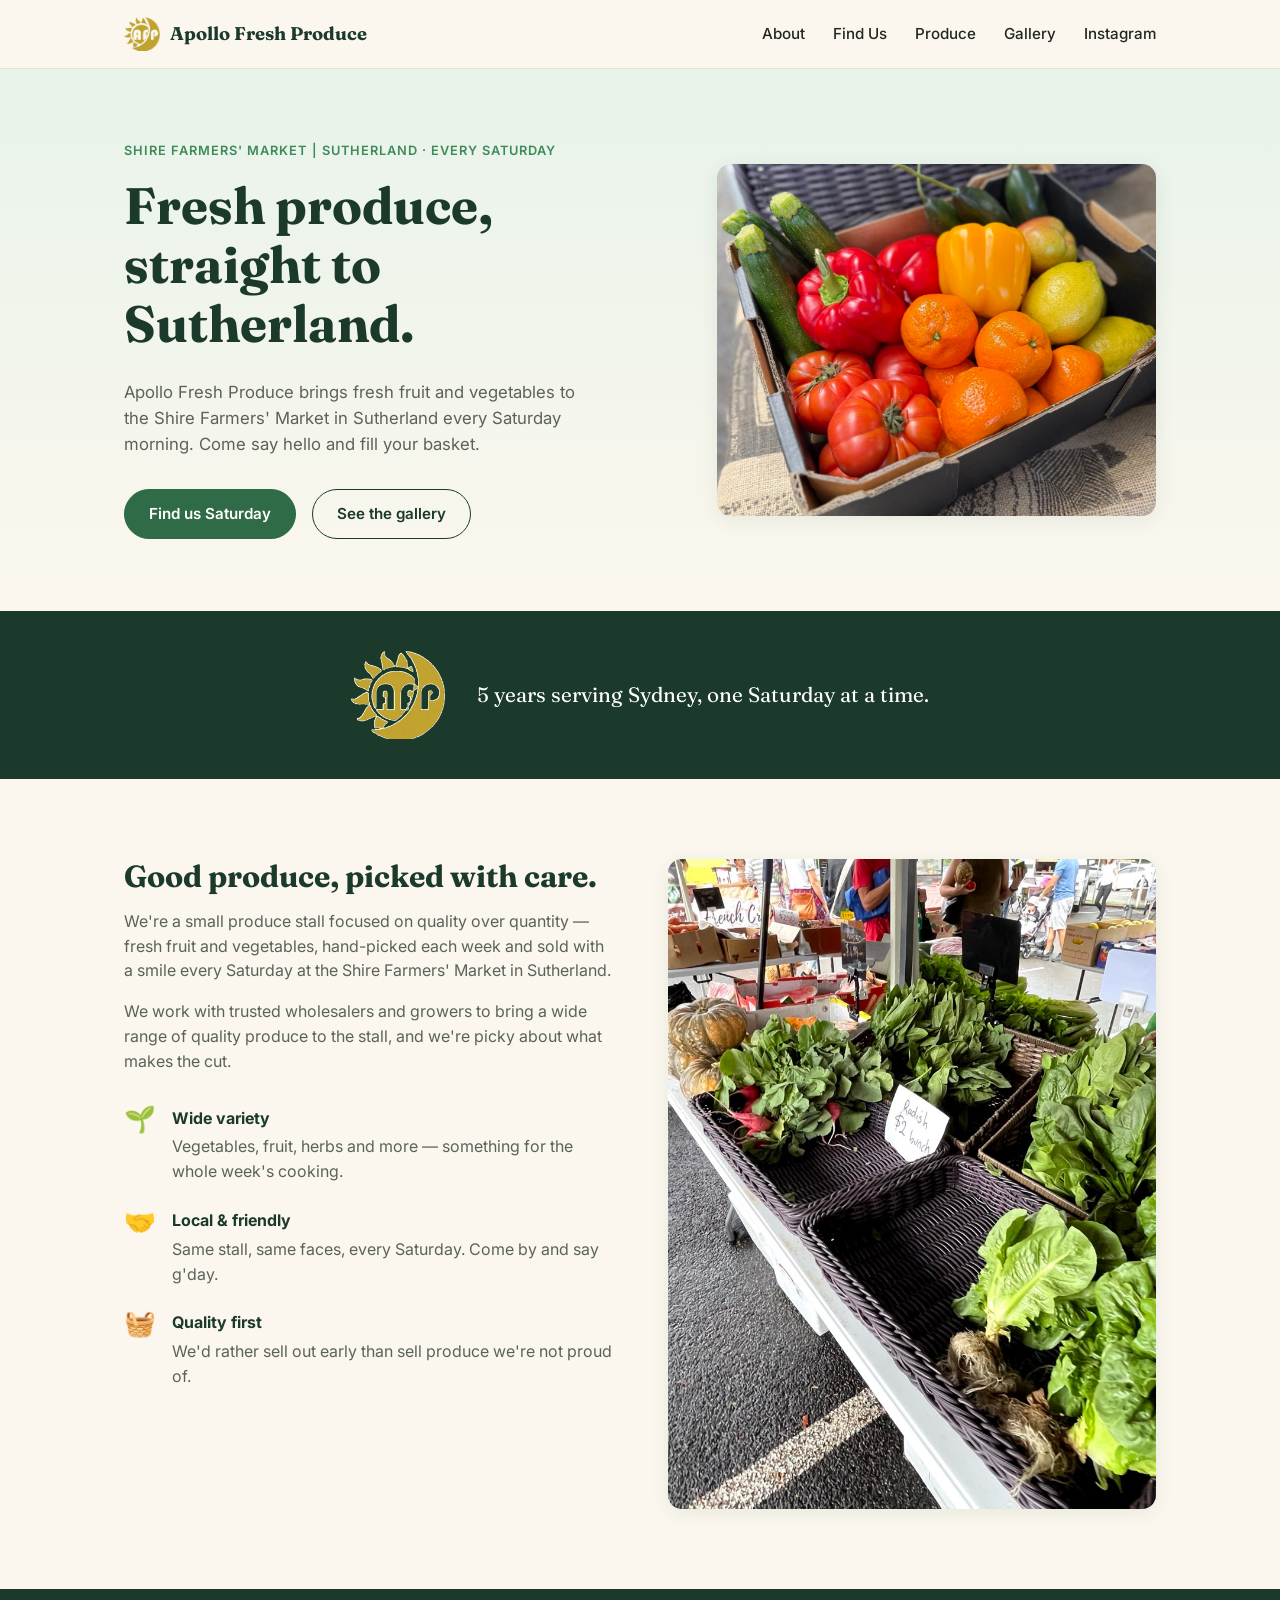
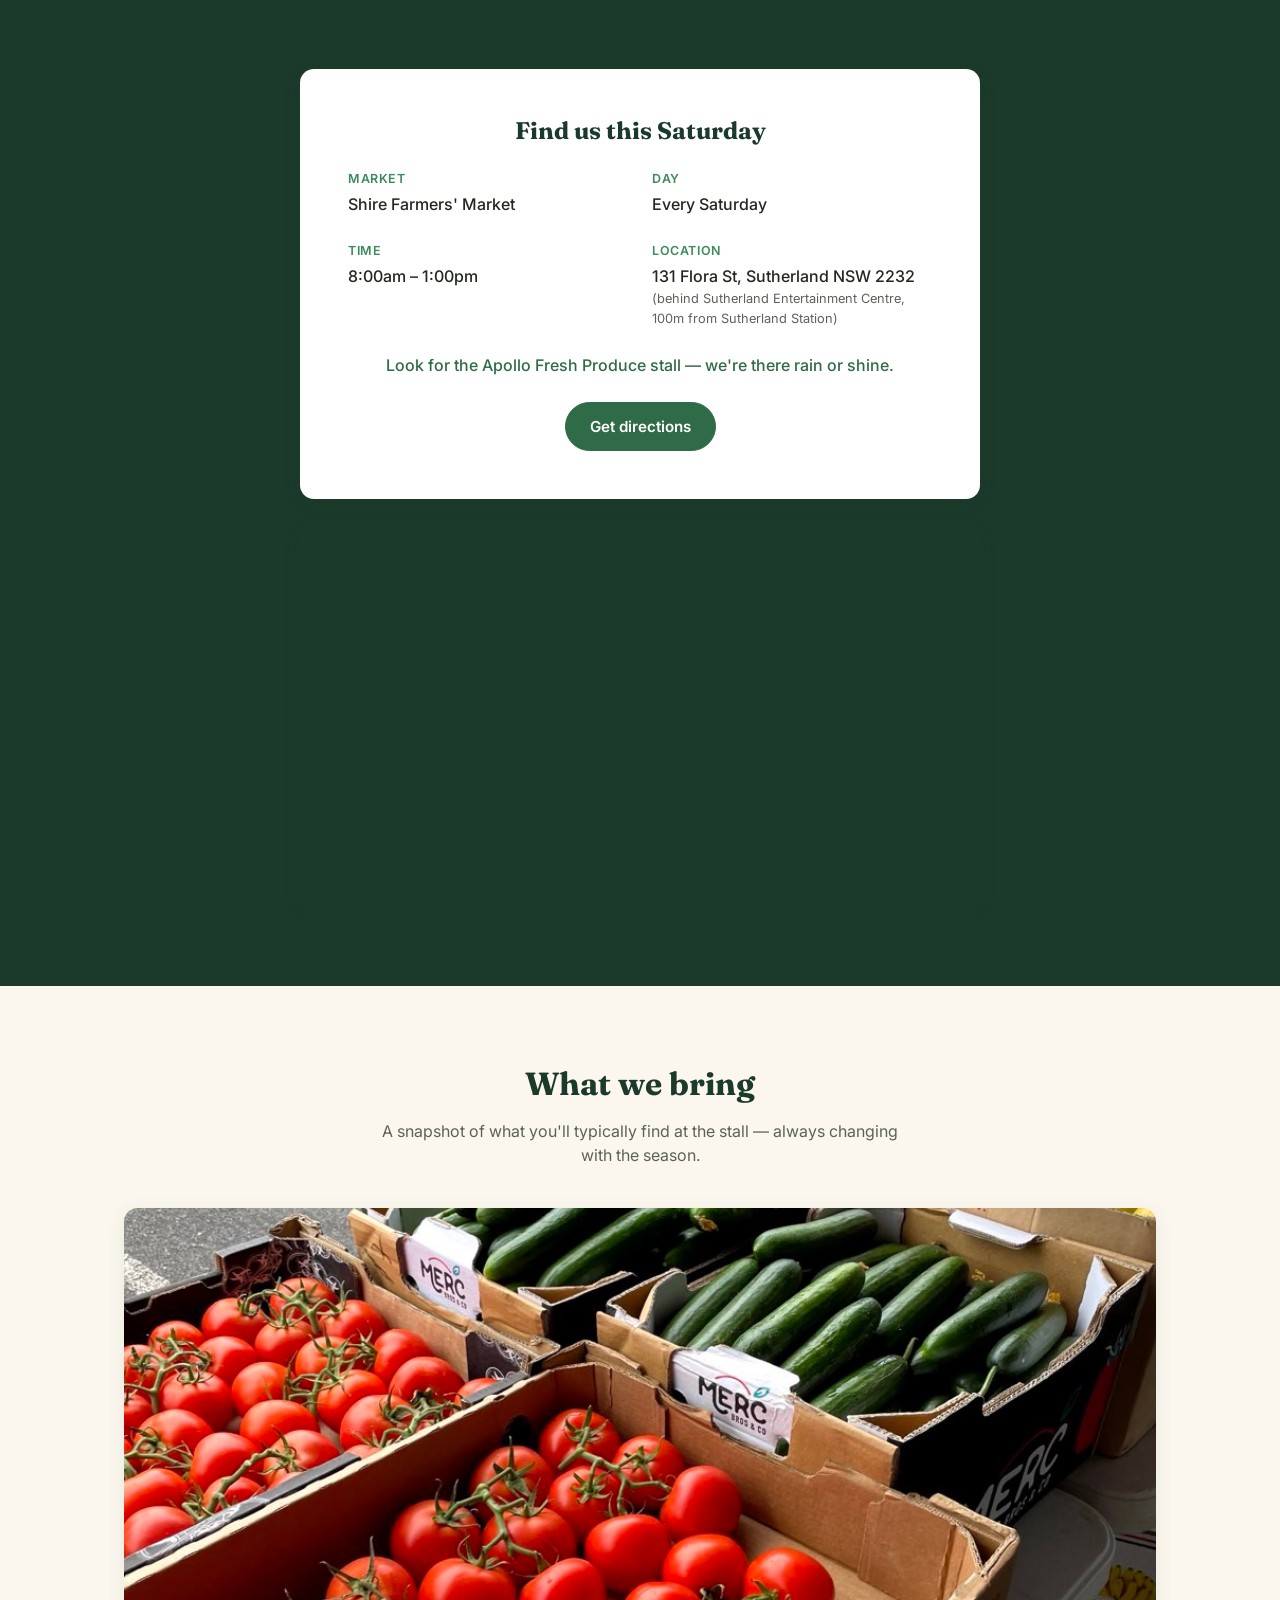
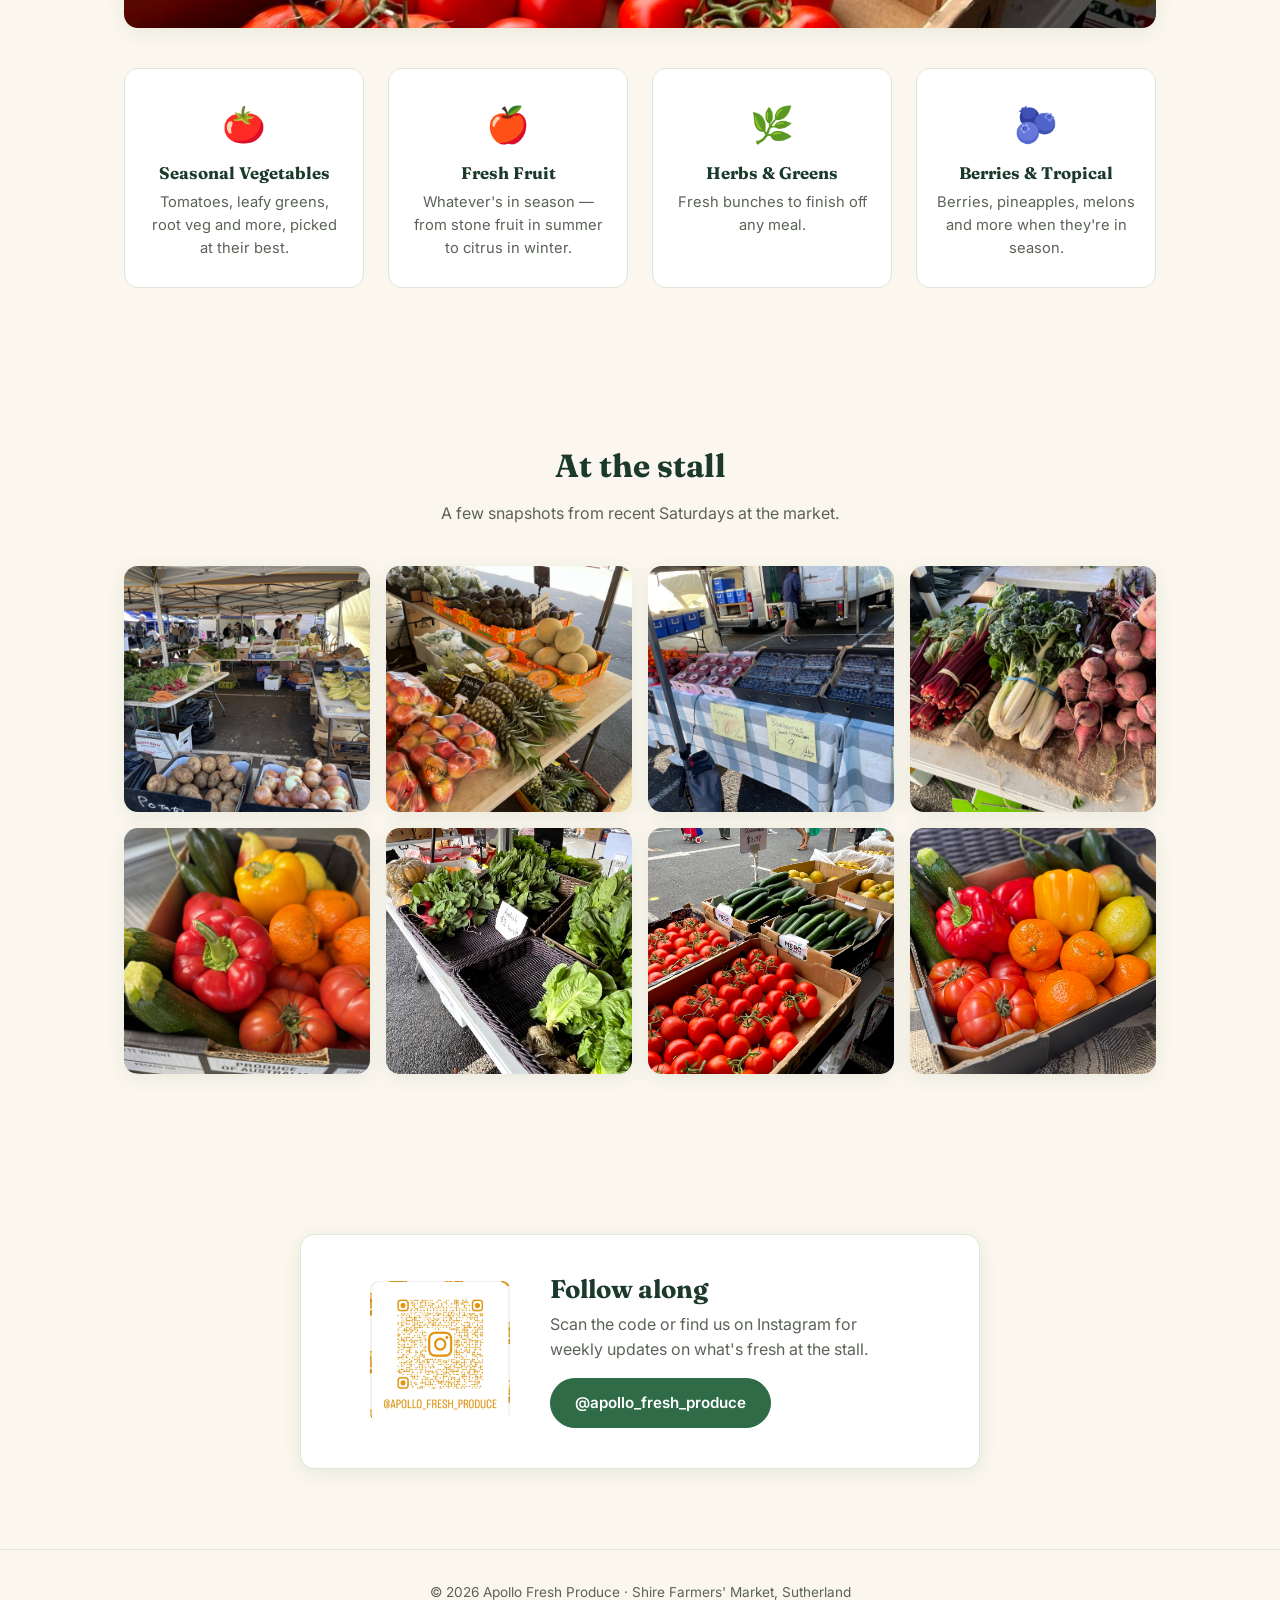
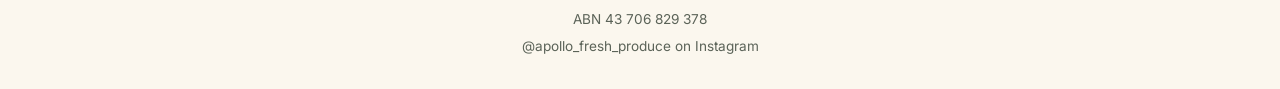
<file: index.html>
<!DOCTYPE html>
<html lang="en">
<head>
<meta charset="UTF-8">
<meta name="viewport" content="width=device-width, initial-scale=1.0">
<title>Apollo Fresh Produce | Shire Farmers' Market, Sutherland</title>
<meta name="description" content="Apollo Fresh Produce — fresh fruit and vegetables every Saturday at the Shire Farmers' Market in Sutherland.">
<link rel="icon" type="image/png" href="images/favicon.png">
<link rel="preconnect" href="https://fonts.googleapis.com">
<link rel="preconnect" href="https://fonts.gstatic.com" crossorigin>
<link href="https://fonts.googleapis.com/css2?family=Fraunces:wght@500;700&family=Inter:wght@400;500;600&display=swap" rel="stylesheet">
<link rel="stylesheet" href="styles.css">
</head>
<body>

<header class="site-header">
  <div class="wrap header-inner">
    <a href="#top" class="logo"><img src="images/logo-icon.png" alt="Apollo Fresh Produce" class="logo-icon">Apollo Fresh Produce</a>
    <nav class="main-nav">
      <a href="#about">About</a>
      <a href="#market">Find Us</a>
      <a href="#produce">Produce</a>
      <a href="#gallery">Gallery</a>
      <a href="https://www.instagram.com/apollo_fresh_produce/" target="_blank" rel="noopener">Instagram</a>
    </nav>
  </div>
</header>

<main id="top">

  <section class="hero">
    <div class="wrap hero-inner">
      <div class="hero-copy">
        <p class="eyebrow">Shire Farmers' Market | Sutherland · Every Saturday</p>
        <h1>Fresh produce,<br>straight to Sutherland.</h1>
        <p class="hero-sub">Apollo Fresh Produce brings fresh fruit and vegetables to the Shire Farmers' Market in Sutherland every Saturday morning. Come say hello and fill your basket.</p>
        <div class="hero-actions">
          <a href="#market" class="btn btn-primary">Find us Saturday</a>
          <a href="#gallery" class="btn btn-ghost">See the gallery</a>
        </div>
      </div>
      <div class="hero-image">
        <img src="images/hero-produce-box.jpg" alt="A crate of fresh tomatoes, capsicums, mandarins and lemons from Apollo Fresh Produce" width="1168" height="933" loading="eager">
      </div>
    </div>
  </section>

  <section class="brand-banner">
    <div class="wrap brand-banner-inner">
      <img src="images/logo-icon.png" alt="Apollo Fresh Produce logo" class="brand-banner-logo">
      <p class="brand-banner-text">5 years serving Sydney, one Saturday at a time.</p>
    </div>
  </section>

  <section id="about" class="section">
    <div class="wrap about-grid">
      <div class="about-copy">
        <h2>Good produce, picked with care.</h2>
        <p>We're a small produce stall focused on quality over quantity — fresh fruit and vegetables, hand-picked each week and sold with a smile every Saturday at the Shire Farmers' Market in Sutherland.</p>
        <p>We work with trusted wholesalers and growers to bring a wide range of quality produce to the stall, and we're picky about what makes the cut.</p>
        <ul class="about-points">
          <li><span class="point-icon">🌱</span><div><strong>Wide variety</strong><p>Vegetables, fruit, herbs and more — something for the whole week's cooking.</p></div></li>
          <li><span class="point-icon">🤝</span><div><strong>Local &amp; friendly</strong><p>Same stall, same faces, every Saturday. Come by and say g'day.</p></div></li>
          <li><span class="point-icon">🧺</span><div><strong>Quality first</strong><p>We'd rather sell out early than sell produce we're not proud of.</p></div></li>
        </ul>
      </div>
      <div class="about-image">
        <img src="images/stall-greens.jpg" alt="The Apollo Fresh Produce stall with fresh greens, radishes and pumpkins on display" width="825" height="1100" loading="lazy">
      </div>
    </div>
  </section>

  <section id="market" class="section market-section">
    <div class="wrap market-grid">
      <div class="market-card">
        <h2>Find us this Saturday</h2>
        <dl class="market-details">
          <div>
            <dt>Market</dt>
            <dd>Shire Farmers' Market</dd>
          </div>
          <div>
            <dt>Day</dt>
            <dd>Every Saturday</dd>
          </div>
          <div>
            <dt>Time</dt>
            <dd>8:00am – 1:00pm</dd>
          </div>
          <div>
            <dt>Location</dt>
            <dd>131 Flora St, Sutherland NSW 2232 <span class="note">(behind Sutherland Entertainment Centre, 100m from Sutherland Station)</span></dd>
          </div>
        </dl>
        <p class="market-cta">Look for the Apollo Fresh Produce stall — we're there rain or shine.</p>
        <a class="btn btn-primary market-directions" href="https://www.google.com/maps/search/?api=1&query=131+Flora+St%2C+Sutherland+NSW+2232" target="_blank" rel="noopener">Get directions</a>
      </div>
      <div class="market-map">
        <iframe
          src="https://www.google.com/maps?q=Shire+Farmers%27+Market,+131+Flora+St,+Sutherland+NSW+2232&z=18&output=embed"
          width="100%" height="100%" style="border:0" loading="lazy" referrerpolicy="no-referrer-when-downgrade"
          title="Map to the Shire Farmers' Market, Sutherland"></iframe>
      </div>
    </div>
  </section>

  <section id="produce" class="section">
    <div class="wrap">
      <h2 class="section-title">What we bring</h2>
      <p class="section-sub">A snapshot of what you'll typically find at the stall — always changing with the season.</p>
      <div class="produce-banner">
        <img src="images/tomatoes-cucumbers.jpg" alt="Crates of fresh tomatoes and cucumbers at the Apollo Fresh Produce stall" width="975" height="1300" loading="lazy">
      </div>
      <div class="produce-grid">
        <div class="produce-card">
          <span class="produce-icon">🍅</span>
          <h3>Seasonal Vegetables</h3>
          <p>Tomatoes, leafy greens, root veg and more, picked at their best.</p>
        </div>
        <div class="produce-card">
          <span class="produce-icon">🍎</span>
          <h3>Fresh Fruit</h3>
          <p>Whatever's in season — from stone fruit in summer to citrus in winter.</p>
        </div>
        <div class="produce-card">
          <span class="produce-icon">🌿</span>
          <h3>Herbs &amp; Greens</h3>
          <p>Fresh bunches to finish off any meal.</p>
        </div>
        <div class="produce-card">
          <span class="produce-icon">🫐</span>
          <h3>Berries &amp; Tropical</h3>
          <p>Berries, pineapples, melons and more when they're in season.</p>
        </div>
      </div>
    </div>
  </section>

  <section id="gallery" class="section gallery-section">
    <div class="wrap">
      <h2 class="section-title">At the stall</h2>
      <p class="section-sub">A few snapshots from recent Saturdays at the market.</p>
      <div class="gallery-grid">
        <button class="gallery-item" data-index="0"><img src="images/stall-wide.jpg" alt="Wide view of the market stall with vegetables, bananas and produce boxes" loading="lazy"></button>
        <button class="gallery-item" data-index="1"><img src="images/fruit-table.jpg" alt="Table of avocados, rockmelons, pineapples and apples" loading="lazy"></button>
        <button class="gallery-item" data-index="2"><img src="images/berries.jpg" alt="Punnets of fresh raspberries and blueberries with hand-written price signs" loading="lazy"></button>
        <button class="gallery-item" data-index="3"><img src="images/beets-silverbeet.jpg" alt="Bunches of silverbeet, rhubarb and fresh beetroot" loading="lazy"></button>
        <button class="gallery-item" data-index="4"><img src="images/mixed-box-2.jpg" alt="A crate of capsicums, tomatoes, zucchini, mandarins and lemons" loading="lazy"></button>
        <button class="gallery-item" data-index="5"><img src="images/stall-greens.jpg" alt="The stall with fresh greens, radishes and pumpkins on display" loading="lazy"></button>
        <button class="gallery-item" data-index="6"><img src="images/tomatoes-cucumbers.jpg" alt="Crates of fresh tomatoes and cucumbers" loading="lazy"></button>
        <button class="gallery-item" data-index="7"><img src="images/hero-produce-box.jpg" alt="A crate of fresh tomatoes, capsicums, mandarins and lemons" loading="lazy"></button>
      </div>
    </div>
  </section>

  <section id="follow" class="section follow-section">
    <div class="wrap follow-card">
      <img src="images/instagram-qr.png" alt="QR code linking to the Apollo Fresh Produce Instagram profile" class="follow-qr" width="500" height="500">
      <div class="follow-copy">
        <h2>Follow along</h2>
        <p>Scan the code or find us on Instagram for weekly updates on what's fresh at the stall.</p>
        <a href="https://www.instagram.com/apollo_fresh_produce/" target="_blank" rel="noopener" class="btn btn-primary">@apollo_fresh_produce</a>
      </div>
    </div>
  </section>

</main>

<footer class="site-footer">
  <div class="wrap footer-inner">
    <p>&copy; <span id="year"></span> Apollo Fresh Produce · Shire Farmers' Market, Sutherland</p>
    <p class="footer-abn">ABN 43 706 829 378</p>
    <p class="footer-social"><a href="https://www.instagram.com/apollo_fresh_produce/" target="_blank" rel="noopener">@apollo_fresh_produce on Instagram</a></p>
  </div>
</footer>

<div class="lightbox" id="lightbox">
  <button class="lightbox-close" aria-label="Close">&times;</button>
  <button class="lightbox-prev" aria-label="Previous image">&#10094;</button>
  <div class="lightbox-track" id="lightbox-track"></div>
  <button class="lightbox-next" aria-label="Next image">&#10095;</button>
</div>

<script>
  document.getElementById('year').textContent = new Date().getFullYear();

  const galleryItems = Array.from(document.querySelectorAll('.gallery-item'));
  const lightbox = document.getElementById('lightbox');
  const track = document.getElementById('lightbox-track');
  let currentIndex = 0;
  let scrollEndTimer = null;

  galleryItems.forEach((item) => {
    const img = item.querySelector('img');
    const slide = document.createElement('div');
    slide.className = 'lightbox-slide';
    const slideImg = document.createElement('img');
    slideImg.src = img.src;
    slideImg.alt = img.alt;
    slideImg.loading = 'lazy';
    slide.appendChild(slideImg);
    slide.addEventListener('click', (e) => {
      if (e.target === slide) closeLightbox();
    });
    track.appendChild(slide);
  });

  const slides = Array.from(track.children);

  function openLightbox(index) {
    currentIndex = index;
    lightbox.classList.add('open');
    track.scrollLeft = index * track.clientWidth;
  }

  function closeLightbox() {
    lightbox.classList.remove('open');
  }

  function goTo(index, smooth) {
    currentIndex = (index + slides.length) % slides.length;
    track.scrollTo({ left: currentIndex * track.clientWidth, behavior: smooth ? 'smooth' : 'instant' });
  }

  galleryItems.forEach((item, index) => {
    item.addEventListener('click', () => openLightbox(index));
  });

  document.querySelector('.lightbox-close').addEventListener('click', closeLightbox);
  document.querySelector('.lightbox-prev').addEventListener('click', () => goTo(currentIndex - 1, true));
  document.querySelector('.lightbox-next').addEventListener('click', () => goTo(currentIndex + 1, true));

  track.addEventListener('scroll', () => {
    clearTimeout(scrollEndTimer);
    scrollEndTimer = setTimeout(() => {
      currentIndex = Math.round(track.scrollLeft / track.clientWidth);
    }, 100);
  });

  lightbox.addEventListener('click', (e) => {
    if (e.target === lightbox) closeLightbox();
  });

  window.addEventListener('resize', () => {
    if (lightbox.classList.contains('open')) {
      track.scrollLeft = currentIndex * track.clientWidth;
    }
  });

  document.addEventListener('keydown', (e) => {
    if (!lightbox.classList.contains('open')) return;
    if (e.key === 'Escape') closeLightbox();
    if (e.key === 'ArrowLeft') goTo(currentIndex - 1, true);
    if (e.key === 'ArrowRight') goTo(currentIndex + 1, true);
  });
</script>
</body>
</html>
</file>
<file: styles.css>
:root {
  --green-900: #1b3a2b;
  --green-700: #2f6b46;
  --green-600: #3d8a5a;
  --green-500: #4fa870;
  --green-100: #e8f3ea;
  --cream: #fbf7ee;
  --ink: #22281f;
  --muted: #5b6358;
  --border: #dfe6d9;
  --radius: 14px;
  --shadow: 0 4px 20px rgba(27, 58, 43, 0.08);
}

* { box-sizing: border-box; }

html { scroll-behavior: smooth; }

body {
  margin: 0;
  font-family: 'Inter', system-ui, sans-serif;
  color: var(--ink);
  background: var(--cream);
  line-height: 1.55;
}

h1, h2, h3 {
  font-family: 'Fraunces', Georgia, serif;
  color: var(--green-900);
  line-height: 1.15;
  margin: 0 0 0.5em;
}

p { margin: 0 0 1em; color: var(--muted); }

a { color: var(--green-700); }

.wrap {
  max-width: 1080px;
  margin: 0 auto;
  padding: 0 24px;
}

/* Header */
.site-header {
  position: sticky;
  top: 0;
  z-index: 10;
  background: rgba(251, 247, 238, 0.9);
  backdrop-filter: blur(6px);
  border-bottom: 1px solid var(--border);
}

.header-inner {
  display: flex;
  align-items: center;
  justify-content: space-between;
  height: 68px;
}

.logo {
  font-family: 'Fraunces', serif;
  font-weight: 700;
  font-size: 1.15rem;
  color: var(--green-900);
  text-decoration: none;
  display: flex;
  align-items: center;
  gap: 10px;
}

.logo-icon {
  height: 34px;
  width: auto;
}

.main-nav {
  display: flex;
  gap: 28px;
}

.main-nav a {
  color: var(--ink);
  text-decoration: none;
  font-weight: 500;
  font-size: 0.95rem;
}

.main-nav a:hover { color: var(--green-700); }

/* Buttons */
.btn {
  display: inline-block;
  padding: 12px 24px;
  border-radius: 999px;
  font-weight: 600;
  text-decoration: none;
  font-size: 0.95rem;
  transition: transform 0.15s ease, box-shadow 0.15s ease;
}

.btn-primary {
  background: var(--green-700);
  color: #fff;
  border: 1px solid var(--green-700);
}

.btn-primary:hover { background: var(--green-600); }

.btn-ghost {
  background: transparent;
  color: var(--green-900);
  border: 1px solid var(--green-900);
}

.btn-ghost:hover { background: var(--green-100); }

/* Hero */
.hero {
  padding: 72px 0;
  background: linear-gradient(180deg, var(--green-100) 0%, var(--cream) 100%);
}

.hero-inner {
  display: grid;
  grid-template-columns: 1.1fr 0.9fr;
  gap: 56px;
  align-items: center;
}

.eyebrow {
  text-transform: uppercase;
  letter-spacing: 0.08em;
  font-size: 0.8rem;
  font-weight: 600;
  color: var(--green-600);
  margin-bottom: 16px;
}

.hero h1 {
  font-size: clamp(2rem, 4vw, 3.2rem);
}

.hero-sub {
  max-width: 480px;
  margin: 20px 0 32px;
  font-size: 1.05rem;
}

.hero-actions {
  display: flex;
  gap: 16px;
  flex-wrap: wrap;
}

.hero-image img {
  width: 100%;
  height: auto;
  display: block;
  border-radius: var(--radius);
  box-shadow: var(--shadow);
  object-fit: cover;
  aspect-ratio: 5 / 4;
}

/* Brand banner */
.brand-banner {
  background: var(--green-900);
  padding: 40px 0;
}

.brand-banner-inner {
  display: flex;
  align-items: center;
  justify-content: center;
  gap: 32px;
  flex-wrap: wrap;
}

.brand-banner-logo {
  height: 88px;
  width: auto;
}

.brand-banner-text {
  font-family: 'Fraunces', Georgia, serif;
  font-size: 1.3rem;
  color: #fff;
  margin: 0;
  text-align: center;
}

/* Section generic */
.section { padding: 80px 0; }

.section-title {
  font-size: 2rem;
  text-align: center;
}

.section-sub {
  text-align: center;
  max-width: 520px;
  margin: 0 auto 40px;
}

/* About */
.about-grid {
  display: grid;
  grid-template-columns: 1fr 1fr;
  gap: 56px;
  align-items: start;
}

.about-copy h2 { font-size: 1.9rem; }

.about-points {
  list-style: none;
  margin: 0;
  padding: 0;
  display: flex;
  flex-direction: column;
  gap: 24px;
}

.about-points li {
  display: flex;
  gap: 16px;
  align-items: flex-start;
}

.point-icon {
  font-size: 1.6rem;
  line-height: 1;
}

.about-points strong {
  color: var(--green-900);
  display: block;
  margin-bottom: 4px;
}

.about-points p { margin: 0; }

.about-points { margin-top: 32px; }

.about-image img {
  width: 100%;
  height: auto;
  display: block;
  border-radius: var(--radius);
  box-shadow: var(--shadow);
  object-fit: cover;
  aspect-ratio: 3 / 4;
}

/* Market */
.market-section { background: var(--green-900); }

.market-card {
  background: #fff;
  border-radius: var(--radius);
  padding: 48px;
  box-shadow: var(--shadow);
  max-width: 680px;
  margin: 0 auto;
  text-align: center;
}

.market-card h2 { margin-bottom: 24px; }

.market-map {
  max-width: 680px;
  margin: 24px auto 0;
  border-radius: var(--radius);
  overflow: hidden;
  box-shadow: var(--shadow);
  aspect-ratio: 16 / 9;
}

.market-map iframe {
  display: block;
}

.market-details {
  display: grid;
  grid-template-columns: 1fr 1fr;
  gap: 24px;
  margin: 0 0 24px;
  text-align: left;
}

.market-details dt {
  font-size: 0.78rem;
  text-transform: uppercase;
  letter-spacing: 0.05em;
  color: var(--green-600);
  font-weight: 600;
  margin-bottom: 4px;
}

.market-details dd {
  margin: 0;
  font-weight: 500;
  color: var(--ink);
}

.market-details .note {
  display: block;
  font-weight: 400;
  font-size: 0.8rem;
  color: var(--muted);
}

.market-cta {
  margin: 0 0 24px;
  font-weight: 500;
  color: var(--green-700);
}

.market-directions {
  display: inline-block;
}

/* Produce */
.produce-banner {
  margin: 0 0 40px;
  border-radius: var(--radius);
  overflow: hidden;
  box-shadow: var(--shadow);
  max-height: 420px;
}

.produce-banner img {
  width: 100%;
  height: 100%;
  max-height: 420px;
  object-fit: cover;
  display: block;
}

.produce-grid {
  display: grid;
  grid-template-columns: repeat(4, 1fr);
  gap: 24px;
}

.produce-card {
  background: #fff;
  border: 1px solid var(--border);
  border-radius: var(--radius);
  padding: 28px 20px;
  text-align: center;
}

.produce-icon {
  font-size: 2.2rem;
  display: block;
  margin-bottom: 12px;
}

.produce-card h3 {
  font-size: 1.05rem;
  margin-bottom: 8px;
}

.produce-card p {
  font-size: 0.92rem;
  margin: 0;
}

/* Gallery */
.gallery-grid {
  display: grid;
  grid-template-columns: repeat(4, 1fr);
  gap: 16px;
}

.gallery-item {
  padding: 0;
  border: none;
  border-radius: var(--radius);
  overflow: hidden;
  cursor: pointer;
  box-shadow: var(--shadow);
  aspect-ratio: 1;
  background: none;
}

.gallery-item img {
  width: 100%;
  height: 100%;
  object-fit: cover;
  display: block;
  transition: transform 0.25s ease;
}

.gallery-item:hover img {
  transform: scale(1.06);
}

.gallery-item:focus-visible {
  outline: 2px solid var(--green-600);
  outline-offset: 2px;
}

/* Lightbox */
.lightbox {
  position: fixed;
  inset: 0;
  background: rgba(10, 16, 12, 0.92);
  display: none;
  z-index: 100;
}

.lightbox.open { display: block; }

.lightbox-track {
  width: 100%;
  height: 100%;
  display: flex;
  overflow-x: auto;
  scroll-snap-type: x mandatory;
  -webkit-overflow-scrolling: touch;
  scrollbar-width: none;
}

.lightbox-track::-webkit-scrollbar { display: none; }

.lightbox-slide {
  flex: 0 0 100%;
  scroll-snap-align: center;
  display: flex;
  align-items: center;
  justify-content: center;
  box-sizing: border-box;
  padding: 40px 80px;
}

.lightbox-slide img {
  max-width: 100%;
  max-height: 100%;
  border-radius: 8px;
  box-shadow: 0 10px 40px rgba(0, 0, 0, 0.5);
  object-fit: contain;
}

.lightbox-close,
.lightbox-prev,
.lightbox-next {
  position: absolute;
  background: rgba(255, 255, 255, 0.1);
  color: #fff;
  border: none;
  border-radius: 50%;
  width: 44px;
  height: 44px;
  font-size: 1.3rem;
  cursor: pointer;
  display: flex;
  align-items: center;
  justify-content: center;
  transition: background 0.15s ease;
}

.lightbox-close:hover,
.lightbox-prev:hover,
.lightbox-next:hover {
  background: rgba(255, 255, 255, 0.22);
}

.lightbox-close { top: 20px; right: 20px; }
.lightbox-prev { left: 20px; top: 50%; transform: translateY(-50%); }
.lightbox-next { right: 20px; top: 50%; transform: translateY(-50%); }

/* Touch devices (phones, tablets): swipe/scroll the track instead of tapping arrows */
@media (hover: none) and (pointer: coarse) {
  .lightbox-prev, .lightbox-next { display: none; }
  .lightbox-slide { padding: 24px; }
}

/* Follow */
.follow-card {
  display: flex;
  align-items: center;
  justify-content: center;
  gap: 40px;
  background: #fff;
  border: 1px solid var(--border);
  border-radius: var(--radius);
  padding: 40px;
  box-shadow: var(--shadow);
  max-width: 680px;
  margin: 0 auto;
}

.follow-qr {
  width: 140px;
  height: 140px;
  border-radius: 8px;
  flex-shrink: 0;
}

.follow-copy {
  text-align: left;
}

.follow-copy h2 {
  font-size: 1.6rem;
  margin-bottom: 8px;
}

.follow-copy p {
  max-width: 360px;
}

/* Footer */
.site-footer {
  padding: 32px 0;
  border-top: 1px solid var(--border);
}

.footer-inner p {
  margin: 0;
  font-size: 0.85rem;
  text-align: center;
}

.footer-abn,
.footer-social {
  margin-top: 6px !important;
}

.footer-social a {
  color: var(--muted);
  text-decoration: none;
}

.footer-social a:hover {
  color: var(--green-700);
  text-decoration: underline;
}

/* Responsive */
@media (max-width: 860px) {
  .hero-inner { grid-template-columns: 1fr; }
  .hero-image { order: -1; max-width: 420px; margin: 0 auto; }
  .about-grid { grid-template-columns: 1fr; }
  .about-image { max-width: 420px; margin: 32px auto 0; order: 2; }
  .produce-grid { grid-template-columns: repeat(2, 1fr); }
  .gallery-grid { grid-template-columns: repeat(3, 1fr); }
  .main-nav { gap: 16px; }
  .market-details { grid-template-columns: 1fr; }
  .follow-card { flex-direction: column; text-align: center; padding: 32px 24px; }
  .follow-copy { text-align: center; }
  .follow-copy p { max-width: none; }
}

@media (max-width: 520px) {
  .main-nav { display: none; }
  .produce-grid { grid-template-columns: 1fr; }
  .gallery-grid { grid-template-columns: repeat(2, 1fr); }
  .market-card { padding: 32px 24px; }
  .lightbox-slide { padding: 16px; }
  .lightbox-prev, .lightbox-next { width: 36px; height: 36px; font-size: 1rem; }
  .brand-banner-logo { height: 56px; }
  .brand-banner-text { font-size: 1.1rem; }
}

/* Dark mode support */
@media (prefers-color-scheme: dark) {
  :root {
    --cream: #14201a;
    --ink: #eef3ec;
    --muted: #a9b6a4;
    --border: #2a3a30;
    --green-100: #1c3327;
  }
  .site-header { background: rgba(20, 32, 26, 0.9); }
  .produce-card { background: #1a2820; }
  .market-card { background: #1a2820; }
  .follow-card { background: #1a2820; }
  h1, h2, h3, .logo, .market-details dd { color: #eef3ec; }
  .btn-ghost { color: #eef3ec; border-color: #eef3ec; }
  .btn-ghost:hover { background: rgba(238, 243, 236, 0.1); }
  .about-points strong, .market-details dt, .market-cta { color: #8fcf9f; }
  a { color: #8fcf9f; }
}
</file>
